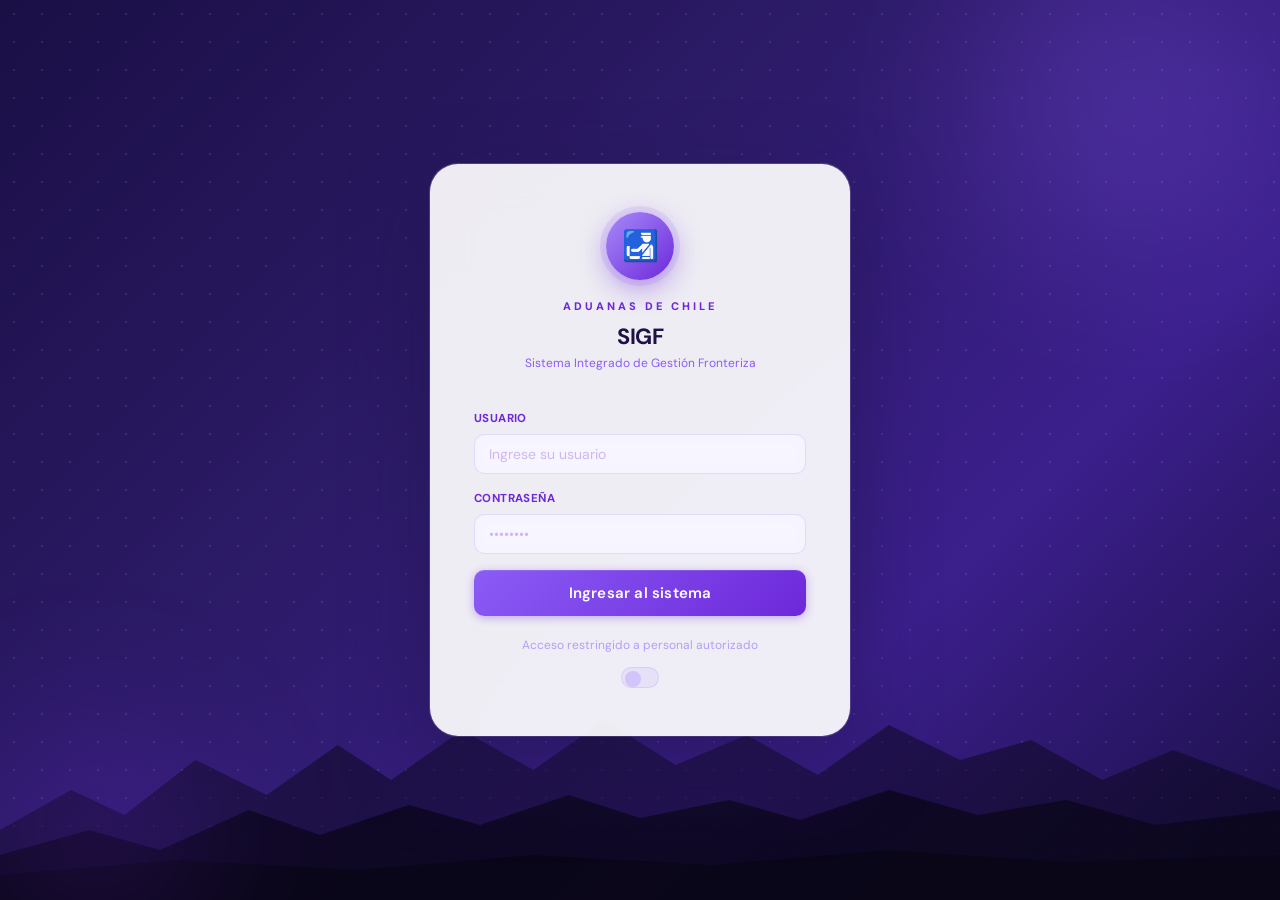
<file: index.html>
<html><head><meta charset="UTF-8"><meta name="viewport" content="width=device-width,initial-scale=1"><link rel="stylesheet" href="style.css"><script>
  (function(){var d=localStorage.getItem("sigf-dark");if(d==="true"||(d===null&&window.matchMedia("(prefers-color-scheme:dark)").matches))document.body.classList.add("dark")})()</script>
<title>SIGF – Aduanas de Chile</title></head>
<body>
<div class="login-page">
  <div class="login-dots"></div>
  <!-- Mountain silhouette banner -->
  <div class="login-banner">
    <svg viewBox="0 0 1440 200" preserveAspectRatio="none" xmlns="http://www.w3.org/2000/svg">
      <path d="M0,200 L0,130 L80,90 L140,115 L220,60 L300,95 L380,45 L440,80 L520,30 L600,70 L680,20 L760,65 L840,35 L920,75 L1000,25 L1080,60 L1160,40 L1240,80 L1320,50 L1440,90 L1440,200 Z" fill="rgba(10,6,24,0.5)"/>
      <path d="M0,200 L0,155 L100,130 L180,150 L280,110 L360,135 L460,105 L540,125 L640,95 L720,118 L820,100 L900,120 L1000,90 L1100,115 L1200,100 L1300,125 L1440,110 L1440,200 Z" fill="rgba(10,6,24,0.75)"/>
      <path d="M0,200 L0,175 L200,160 L400,170 L600,155 L800,165 L1000,150 L1200,162 L1440,155 L1440,200 Z" fill="rgba(10,6,24,0.9)"/>
    </svg>
  </div>
  <div class="login-card">
    <div class="login-brand">
      <div class="login-logo-ring"><span>🛃</span></div>
      <h1>Aduanas de Chile</h1>
      <p>SIGF</p>
      <small>Sistema Integrado de Gestión Fronteriza</small>
    </div>
    <div class="form-group"><label>Usuario</label><input type="text" placeholder="Ingrese su usuario"></div>
    <div class="form-group"><label>Contraseña</label><input type="password" placeholder="••••••••"></div>
    <a href="dashboard.html" style="text-decoration:none;display:block;margin-top:10px">
      <button style="width:100%;justify-content:center;padding:13px;font-size:15px">Ingresar al sistema</button>
    </a>
    <p style="text-align:center;font-size:12px;color:#a78bfa;margin-top:20px;opacity:0.8">Acceso restringido a personal autorizado</p>
    <div style="text-align:center;margin-top:12px"><span class="dark-toggle" style="display:inline-block;cursor:pointer" title="Modo oscuro"></span></div>
  </div>
</div>
<script src="sigf.js"></script>
</body></html>
</file>
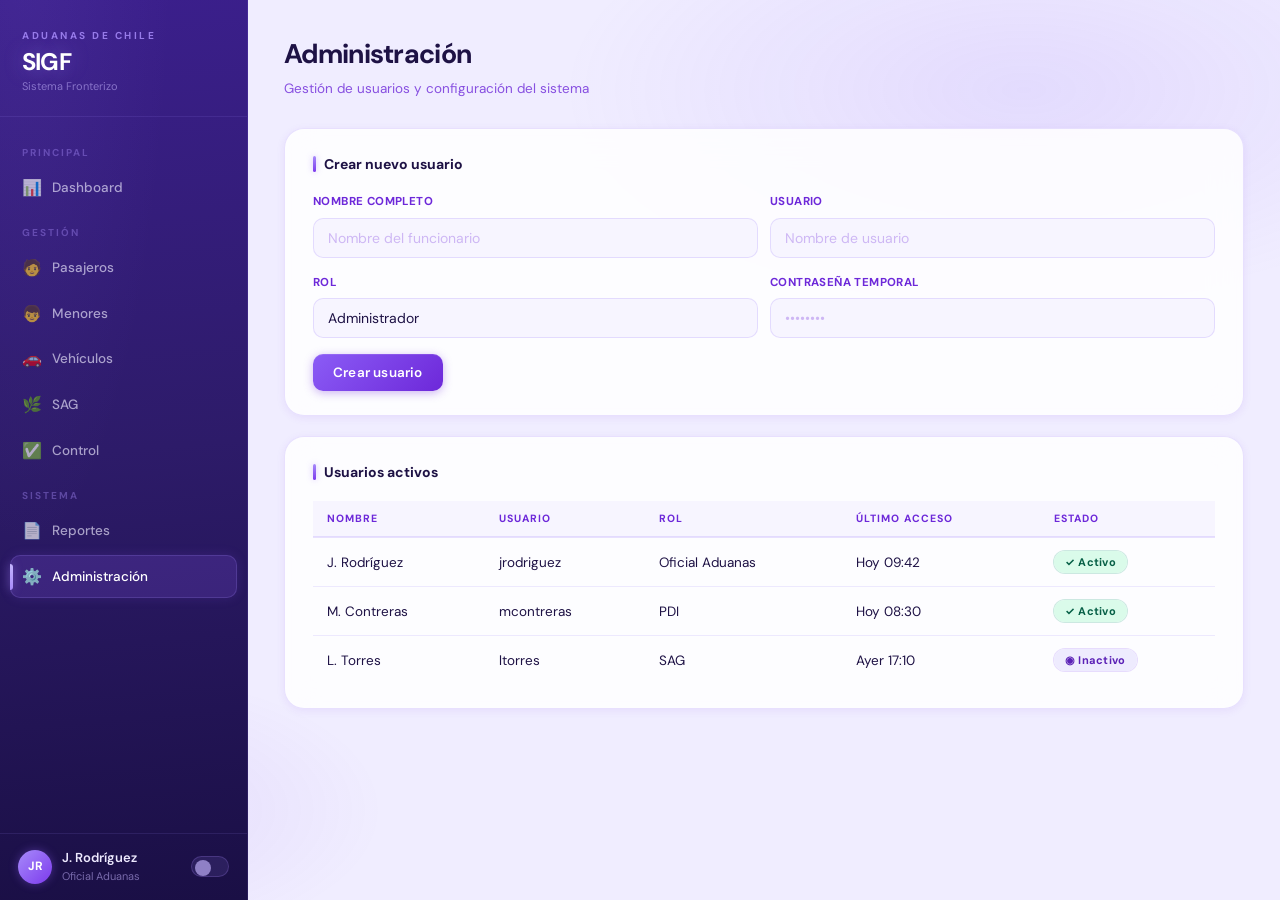
<file: admin.html>
<html><head><meta charset="UTF-8"><meta name="viewport" content="width=device-width,initial-scale=1"><link rel="stylesheet" href="style.css"><script>
  (function(){var d=localStorage.getItem("sigf-dark");if(d==="true"||(d===null&&window.matchMedia("(prefers-color-scheme:dark)").matches))document.body.classList.add("dark")})()</script>
<title>Administración – SIGF</title></head>
<body>
  <button class="hamburger" aria-label="Menú"><span></span><span></span><span></span></button>
  <div class="sidebar-overlay"></div>
  <div class="sidebar">
    <div class="sidebar-header">
      <div class="sidebar-logo">Aduanas de Chile</div>
      <div class="sidebar-title">SIGF</div>
      <div class="sidebar-subtitle">Sistema Fronterizo</div>
    </div>
    <nav class="sidebar-nav">
      <div class="sidebar-section">Principal</div>
      <a href="dashboard.html"><span class="nav-icon">📊</span> Dashboard</a>
      <div class="sidebar-section">Gestión</div>
      <a href="pasajeros.html"><span class="nav-icon">🧑</span> Pasajeros</a>
      <a href="menores.html"><span class="nav-icon">👦</span> Menores</a>
      <a href="vehiculos.html"><span class="nav-icon">🚗</span> Vehículos</a>
      <a href="sag.html"><span class="nav-icon">🌿</span> SAG</a>
      <a href="control.html"><span class="nav-icon">✅</span> Control</a>
      <div class="sidebar-section">Sistema</div>
      <a href="reportes.html"><span class="nav-icon">📄</span> Reportes</a>
      <a href="admin.html"><span class="nav-icon">⚙️</span> Administración</a>
    </nav>
    <div class="sidebar-footer">
      <div class="user-chip">
        <div class="user-avatar">JR</div>
        <div>
          <div class="user-name">J. Rodríguez</div>
          <div class="user-role">Oficial Aduanas</div>
        </div>
      </div>
      <div class="dark-toggle" title="Modo oscuro"></div>
    </div>
  </div>
<div class="main">
  <div class="page-header"><h1>Administración</h1><p>Gestión de usuarios y configuración del sistema</p></div>
  <div class="card">
    <div class="card-title">Crear nuevo usuario</div>
    <div class="form-row">
      <div class="form-group"><label>Nombre completo</label><input placeholder="Nombre del funcionario"></div>
      <div class="form-group"><label>Usuario</label><input placeholder="Nombre de usuario"></div>
    </div>
    <div class="form-row">
      <div class="form-group"><label>Rol</label><select><option>Administrador</option><option>Oficial Aduanas</option><option>PDI</option><option>SAG</option><option>Solo lectura</option></select></div>
      <div class="form-group"><label>Contraseña temporal</label><input type="password" placeholder="••••••••"></div>
    </div>
    <button>Crear usuario</button>
  </div>
  <div class="card">
    <div class="card-title">Usuarios activos</div>
    <table>
      <thead><tr><th>Nombre</th><th>Usuario</th><th>Rol</th><th>Último acceso</th><th>Estado</th></tr></thead>
      <tbody>
        <tr><td>J. Rodríguez</td><td>jrodriguez</td><td>Oficial Aduanas</td><td>Hoy 09:42</td><td><span class="badge badge-success">✓ Activo</span></td></tr>
        <tr><td>M. Contreras</td><td>mcontreras</td><td>PDI</td><td>Hoy 08:30</td><td><span class="badge badge-success">✓ Activo</span></td></tr>
        <tr><td>L. Torres</td><td>ltorres</td><td>SAG</td><td>Ayer 17:10</td><td><span class="badge badge-purple">◉ Inactivo</span></td></tr>
      </tbody>
    </table>
  </div>
</div>
<script src="sigf.js"></script>
</body></html>
</file>
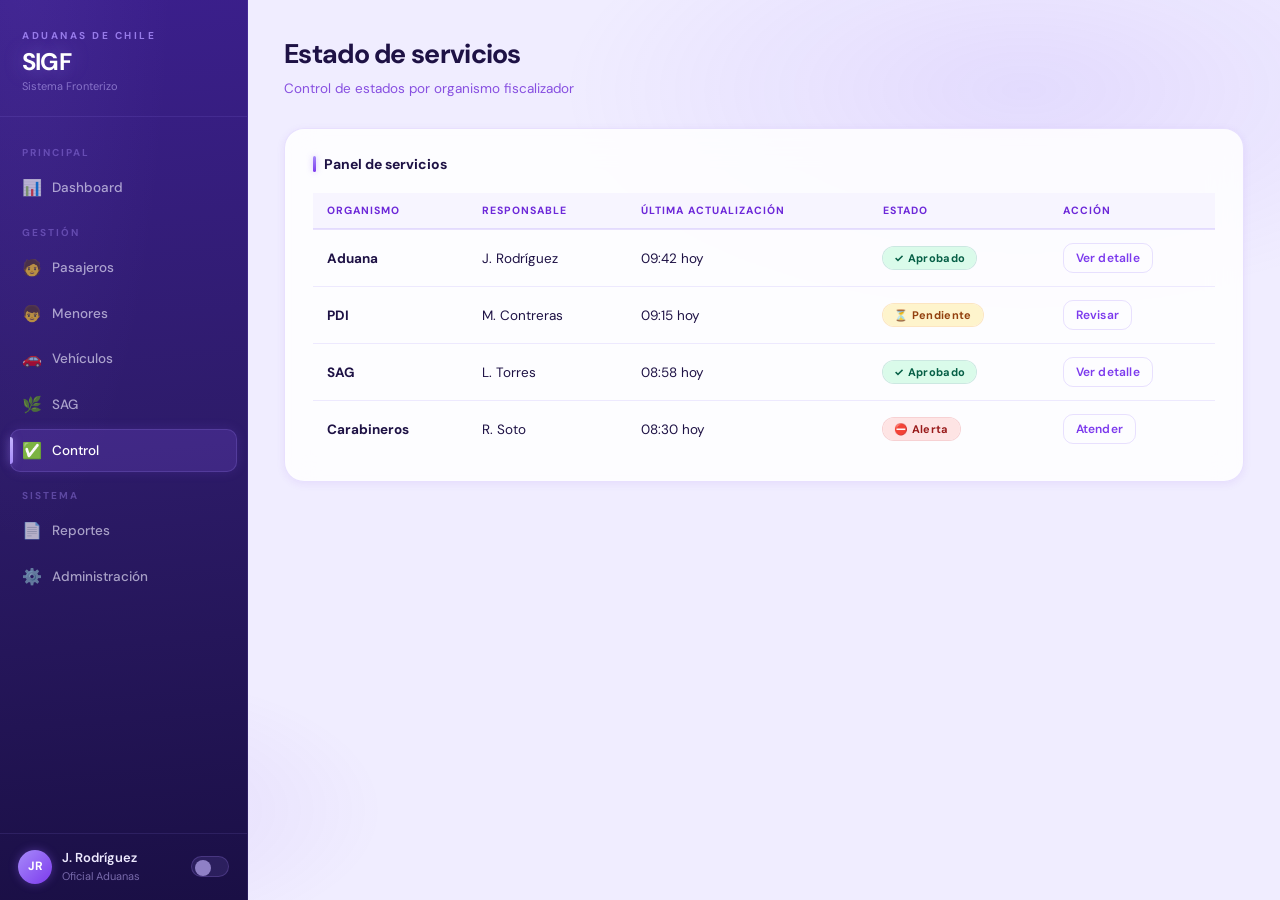
<file: control.html>
<html><head><meta charset="UTF-8"><meta name="viewport" content="width=device-width,initial-scale=1"><link rel="stylesheet" href="style.css"><script>
  (function(){var d=localStorage.getItem("sigf-dark");if(d==="true"||(d===null&&window.matchMedia("(prefers-color-scheme:dark)").matches))document.body.classList.add("dark")})()</script>
<title>Control – SIGF</title></head>
<body>
  <button class="hamburger" aria-label="Menú"><span></span><span></span><span></span></button>
  <div class="sidebar-overlay"></div>
  <div class="sidebar">
    <div class="sidebar-header">
      <div class="sidebar-logo">Aduanas de Chile</div>
      <div class="sidebar-title">SIGF</div>
      <div class="sidebar-subtitle">Sistema Fronterizo</div>
    </div>
    <nav class="sidebar-nav">
      <div class="sidebar-section">Principal</div>
      <a href="dashboard.html"><span class="nav-icon">📊</span> Dashboard</a>
      <div class="sidebar-section">Gestión</div>
      <a href="pasajeros.html"><span class="nav-icon">🧑</span> Pasajeros</a>
      <a href="menores.html"><span class="nav-icon">👦</span> Menores</a>
      <a href="vehiculos.html"><span class="nav-icon">🚗</span> Vehículos</a>
      <a href="sag.html"><span class="nav-icon">🌿</span> SAG</a>
      <a href="control.html"><span class="nav-icon">✅</span> Control</a>
      <div class="sidebar-section">Sistema</div>
      <a href="reportes.html"><span class="nav-icon">📄</span> Reportes</a>
      <a href="admin.html"><span class="nav-icon">⚙️</span> Administración</a>
    </nav>
    <div class="sidebar-footer">
      <div class="user-chip">
        <div class="user-avatar">JR</div>
        <div>
          <div class="user-name">J. Rodríguez</div>
          <div class="user-role">Oficial Aduanas</div>
        </div>
      </div>
      <div class="dark-toggle" title="Modo oscuro"></div>
    </div>
  </div>
<div class="main">
  <div class="page-header"><h1>Estado de servicios</h1><p>Control de estados por organismo fiscalizador</p></div>
  <div class="card">
    <div class="card-title">Panel de servicios</div>
    <table>
      <thead><tr><th>Organismo</th><th>Responsable</th><th>Última actualización</th><th>Estado</th><th>Acción</th></tr></thead>
      <tbody>
        <tr><td><strong>Aduana</strong></td><td>J. Rodríguez</td><td>09:42 hoy</td><td><span class="badge badge-success">✓ Aprobado</span></td><td><button class="btn-ghost" style="padding:6px 12px;font-size:12px">Ver detalle</button></td></tr>
        <tr><td><strong>PDI</strong></td><td>M. Contreras</td><td>09:15 hoy</td><td><span class="badge badge-warning">⏳ Pendiente</span></td><td><button class="btn-ghost" style="padding:6px 12px;font-size:12px">Revisar</button></td></tr>
        <tr><td><strong>SAG</strong></td><td>L. Torres</td><td>08:58 hoy</td><td><span class="badge badge-success">✓ Aprobado</span></td><td><button class="btn-ghost" style="padding:6px 12px;font-size:12px">Ver detalle</button></td></tr>
        <tr><td><strong>Carabineros</strong></td><td>R. Soto</td><td>08:30 hoy</td><td><span class="badge badge-danger">⛔ Alerta</span></td><td><button class="btn-ghost" style="padding:6px 12px;font-size:12px">Atender</button></td></tr>
      </tbody>
    </table>
  </div>
</div>
<script src="sigf.js"></script>
</body></html>
</file>
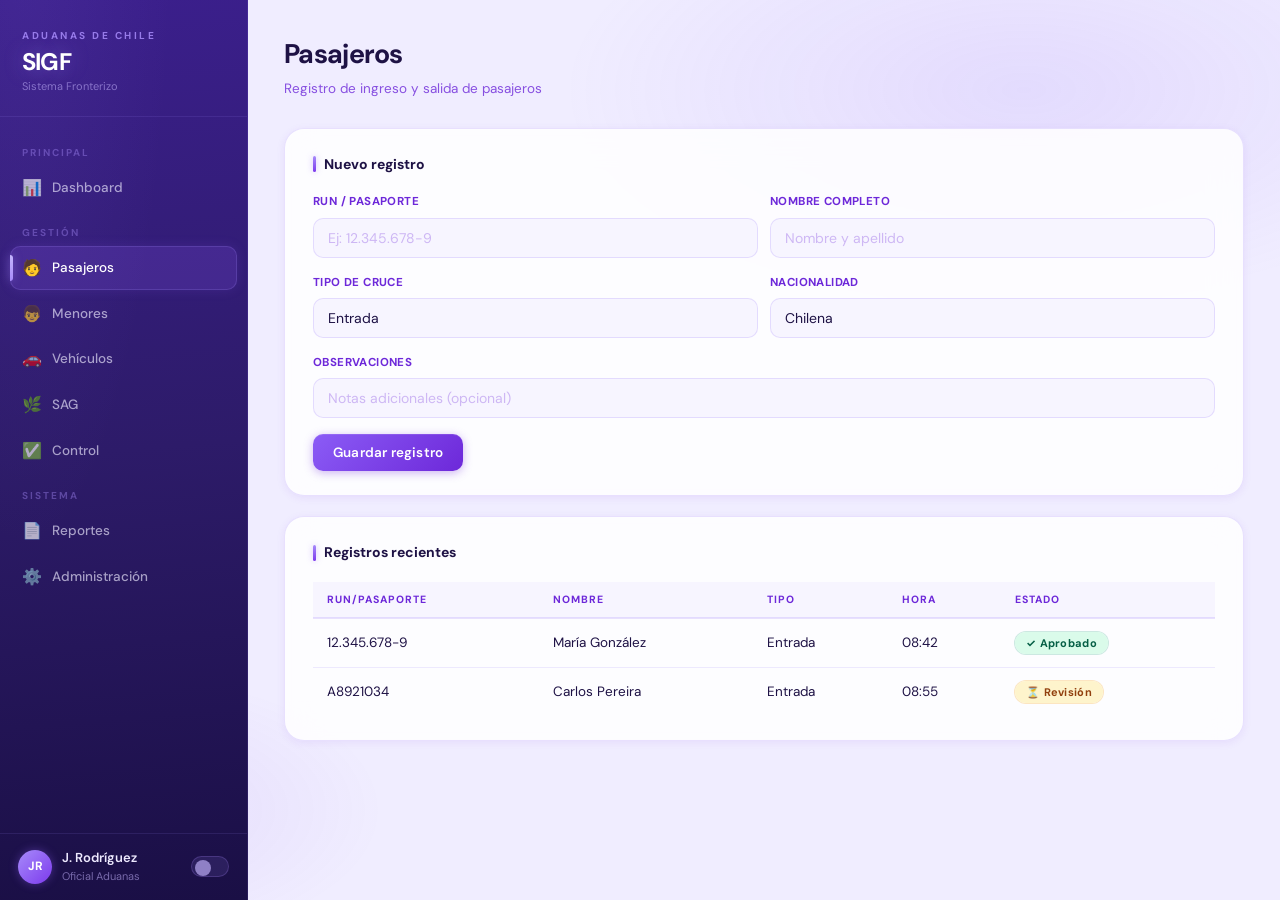
<file: pasajeros.html>
<html><head><meta charset="UTF-8"><meta name="viewport" content="width=device-width,initial-scale=1"><link rel="stylesheet" href="style.css"><script>
  (function(){var d=localStorage.getItem("sigf-dark");if(d==="true"||(d===null&&window.matchMedia("(prefers-color-scheme:dark)").matches))document.body.classList.add("dark")})()</script>
<title>Pasajeros – SIGF</title></head>
<body>
  <button class="hamburger" aria-label="Menú"><span></span><span></span><span></span></button>
  <div class="sidebar-overlay"></div>
  <div class="sidebar">
    <div class="sidebar-header">
      <div class="sidebar-logo">Aduanas de Chile</div>
      <div class="sidebar-title">SIGF</div>
      <div class="sidebar-subtitle">Sistema Fronterizo</div>
    </div>
    <nav class="sidebar-nav">
      <div class="sidebar-section">Principal</div>
      <a href="dashboard.html"><span class="nav-icon">📊</span> Dashboard</a>
      <div class="sidebar-section">Gestión</div>
      <a href="pasajeros.html"><span class="nav-icon">🧑</span> Pasajeros</a>
      <a href="menores.html"><span class="nav-icon">👦</span> Menores</a>
      <a href="vehiculos.html"><span class="nav-icon">🚗</span> Vehículos</a>
      <a href="sag.html"><span class="nav-icon">🌿</span> SAG</a>
      <a href="control.html"><span class="nav-icon">✅</span> Control</a>
      <div class="sidebar-section">Sistema</div>
      <a href="reportes.html"><span class="nav-icon">📄</span> Reportes</a>
      <a href="admin.html"><span class="nav-icon">⚙️</span> Administración</a>
    </nav>
    <div class="sidebar-footer">
      <div class="user-chip">
        <div class="user-avatar">JR</div>
        <div>
          <div class="user-name">J. Rodríguez</div>
          <div class="user-role">Oficial Aduanas</div>
        </div>
      </div>
      <div class="dark-toggle" title="Modo oscuro"></div>
    </div>
  </div>
<div class="main">
  <div class="page-header"><h1>Pasajeros</h1><p>Registro de ingreso y salida de pasajeros</p></div>
  <div class="card">
    <div class="card-title">Nuevo registro</div>
    <div class="form-row">
      <div class="form-group"><label>RUN / Pasaporte</label><input placeholder="Ej: 12.345.678-9"></div>
      <div class="form-group"><label>Nombre completo</label><input placeholder="Nombre y apellido"></div>
    </div>
    <div class="form-row">
      <div class="form-group"><label>Tipo de cruce</label><select><option>Entrada</option><option>Salida</option></select></div>
      <div class="form-group"><label>Nacionalidad</label><select><option>Chilena</option><option>Argentina</option><option>Peruana</option><option>Boliviana</option><option>Otra</option></select></div>
    </div>
    <div class="form-group"><label>Observaciones</label><input placeholder="Notas adicionales (opcional)"></div>
    <button>Guardar registro</button>
  </div>
  <div class="card">
    <div class="card-title">Registros recientes</div>
    <table>
      <thead><tr><th>RUN/Pasaporte</th><th>Nombre</th><th>Tipo</th><th>Hora</th><th>Estado</th></tr></thead>
      <tbody>
        <tr><td>12.345.678-9</td><td>María González</td><td>Entrada</td><td>08:42</td><td><span class="badge badge-success">✓ Aprobado</span></td></tr>
        <tr><td>A8921034</td><td>Carlos Pereira</td><td>Entrada</td><td>08:55</td><td><span class="badge badge-warning">⏳ Revisión</span></td></tr>
      </tbody>
    </table>
  </div>
</div>
<script src="sigf.js"></script>
</body></html>
</file>
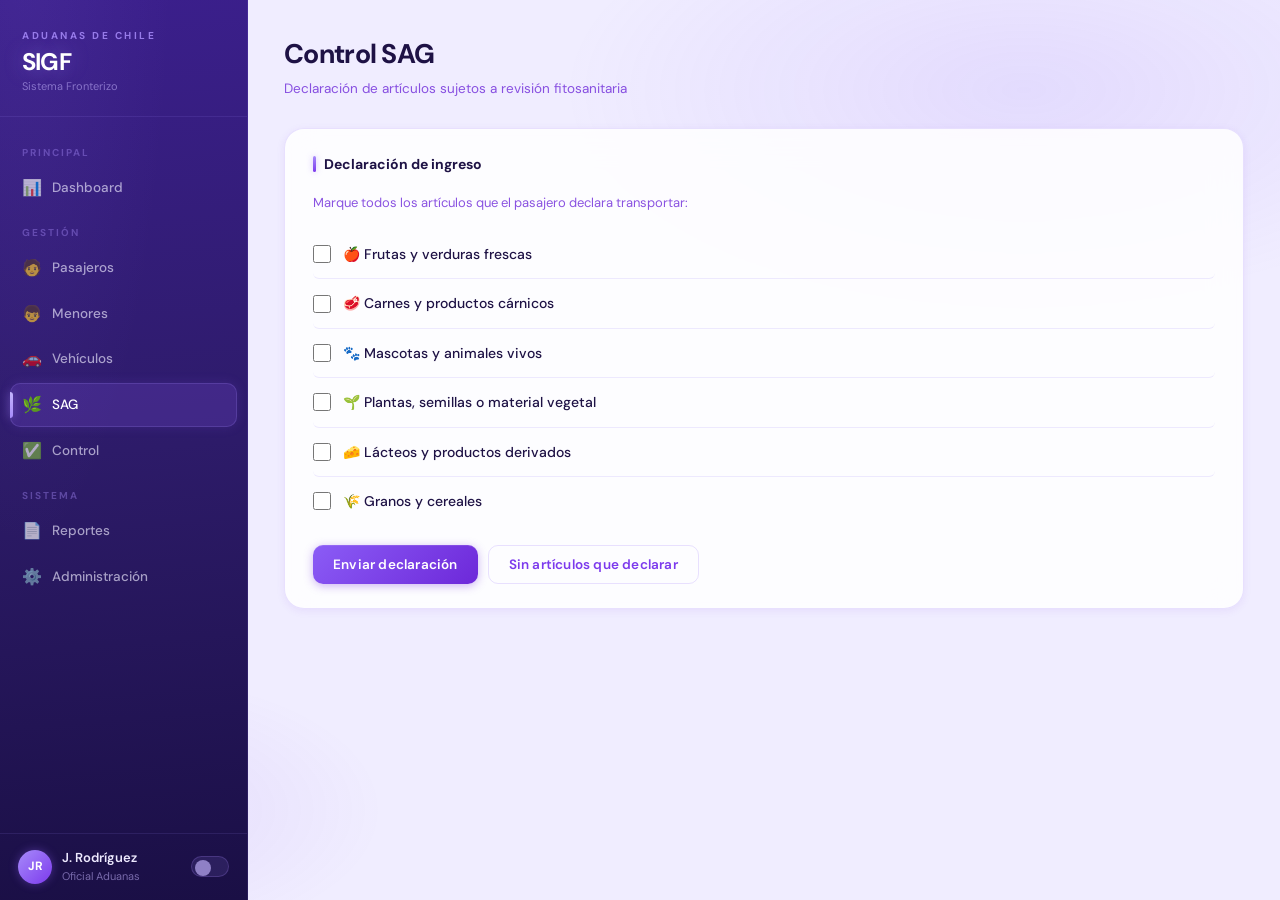
<file: sag.html>
<html><head><meta charset="UTF-8"><meta name="viewport" content="width=device-width,initial-scale=1"><link rel="stylesheet" href="style.css"><script>
  (function(){var d=localStorage.getItem("sigf-dark");if(d==="true"||(d===null&&window.matchMedia("(prefers-color-scheme:dark)").matches))document.body.classList.add("dark")})()</script>
<title>SAG – SIGF</title></head>
<body>
  <button class="hamburger" aria-label="Menú"><span></span><span></span><span></span></button>
  <div class="sidebar-overlay"></div>
  <div class="sidebar">
    <div class="sidebar-header">
      <div class="sidebar-logo">Aduanas de Chile</div>
      <div class="sidebar-title">SIGF</div>
      <div class="sidebar-subtitle">Sistema Fronterizo</div>
    </div>
    <nav class="sidebar-nav">
      <div class="sidebar-section">Principal</div>
      <a href="dashboard.html"><span class="nav-icon">📊</span> Dashboard</a>
      <div class="sidebar-section">Gestión</div>
      <a href="pasajeros.html"><span class="nav-icon">🧑</span> Pasajeros</a>
      <a href="menores.html"><span class="nav-icon">👦</span> Menores</a>
      <a href="vehiculos.html"><span class="nav-icon">🚗</span> Vehículos</a>
      <a href="sag.html"><span class="nav-icon">🌿</span> SAG</a>
      <a href="control.html"><span class="nav-icon">✅</span> Control</a>
      <div class="sidebar-section">Sistema</div>
      <a href="reportes.html"><span class="nav-icon">📄</span> Reportes</a>
      <a href="admin.html"><span class="nav-icon">⚙️</span> Administración</a>
    </nav>
    <div class="sidebar-footer">
      <div class="user-chip">
        <div class="user-avatar">JR</div>
        <div>
          <div class="user-name">J. Rodríguez</div>
          <div class="user-role">Oficial Aduanas</div>
        </div>
      </div>
      <div class="dark-toggle" title="Modo oscuro"></div>
    </div>
  </div>
<div class="main">
  <div class="page-header"><h1>Control SAG</h1><p>Declaración de artículos sujetos a revisión fitosanitaria</p></div>
  <div class="card">
    <div class="card-title">Declaración de ingreso</div>
    <p style="font-size:13px;color:var(--text-secondary);margin-bottom:16px;opacity:0.8">Marque todos los artículos que el pasajero declara transportar:</p>
    <label class="check-item"><input type="checkbox"><span>🍎 Frutas y verduras frescas</span></label>
    <label class="check-item"><input type="checkbox"><span>🥩 Carnes y productos cárnicos</span></label>
    <label class="check-item"><input type="checkbox"><span>🐾 Mascotas y animales vivos</span></label>
    <label class="check-item"><input type="checkbox"><span>🌱 Plantas, semillas o material vegetal</span></label>
    <label class="check-item"><input type="checkbox"><span>🧀 Lácteos y productos derivados</span></label>
    <label class="check-item"><input type="checkbox"><span>🌾 Granos y cereales</span></label>
    <div style="margin-top:20px;display:flex;gap:10px;flex-wrap:wrap">
      <button>Enviar declaración</button>
      <button class="btn-ghost">Sin artículos que declarar</button>
    </div>
  </div>
</div>
<script src="sigf.js"></script>
</body></html>
</file>
<file: style.css>
@import url('https://fonts.googleapis.com/css2?family=Inter:wght@300;400;500;600;700&family=DM+Sans:wght@400;500;600;700&display=swap');

*, *::before, *::after { box-sizing: border-box; margin: 0; padding: 0; }

/* ── LIGHT MODE ── */
:root {
  --purple-50: #f5f3ff;
  --purple-100: #ede9fe;
  --purple-200: #ddd6fe;
  --purple-400: #a78bfa;
  --purple-500: #8b5cf6;
  --purple-600: #7c3aed;
  --purple-700: #6d28d9;
  --purple-800: #5b21b6;
  --purple-900: #4c1d95;
  --sidebar-bg: linear-gradient(175deg, #3b1f8c 0%, #2d1b69 50%, #1a0f45 100%);
  --accent: #a78bfa;
  --accent-glow: rgba(139,92,246,0.35);
  --body-bg: #f0edff;
  --card-bg: rgba(255,255,255,0.85);
  --card-glass: rgba(255,255,255,0.6);
  --text-primary: #1e1245;
  --text-secondary: #6d28d9;
  --border: rgba(167,139,250,0.25);
  --input-bg: rgba(245,243,255,0.8);
  --input-text: #1e1245;
  --th-bg: rgba(245,243,255,0.8);
  --tr-hover: rgba(237,233,254,0.6);
  --td-border: rgba(221,214,254,0.5);
  --label-color: #6d28d9;
  --success: #059669;
  --radius-sm: 10px;
  --radius-md: 14px;
  --radius-lg: 20px;
  --shadow-sm: 0 2px 8px rgba(109,40,217,0.08);
  --shadow-md: 0 8px 32px rgba(109,40,217,0.16);
  --shadow-glow: 0 0 24px rgba(139,92,246,0.25);
  --transition: 0.22s ease;
}

/* ── DARK MODE ── */
body.dark {
  --body-bg: #0a0618;
  --card-bg: rgba(26,17,51,0.8);
  --card-glass: rgba(20,12,40,0.7);
  --text-primary: #ede9fe;
  --text-secondary: #c4b5fd;
  --border: rgba(109,40,217,0.3);
  --input-bg: rgba(19,13,43,0.9);
  --input-text: #ede9fe;
  --th-bg: rgba(26,17,51,0.9);
  --tr-hover: rgba(30,21,64,0.8);
  --td-border: rgba(30,21,64,0.8);
  --label-color: #c4b5fd;
  --shadow-sm: 0 2px 8px rgba(0,0,0,0.5);
  --shadow-md: 0 8px 32px rgba(0,0,0,0.6);
  --shadow-glow: 0 0 32px rgba(139,92,246,0.2);
}

/* ── BASE ── */
body {
  font-family: 'DM Sans', 'Inter', sans-serif;
  background: var(--body-bg);
  color: var(--text-primary);
  font-size: 14px;
  line-height: 1.6;
  min-height: 100vh;
  transition: background var(--transition), color var(--transition);
}

/* Background mesh */
body::before {
  content: '';
  position: fixed;
  inset: 0;
  z-index: 0;
  pointer-events: none;
  background:
    radial-gradient(ellipse 60% 40% at 80% 10%, rgba(139,92,246,0.12) 0%, transparent 60%),
    radial-gradient(ellipse 40% 30% at 10% 90%, rgba(109,40,217,0.08) 0%, transparent 50%);
}

body > * { position: relative; z-index: 1; }

/* ── PAGE TRANSITIONS ── */
.page-enter {
  animation: fadeSlideIn 0.35s cubic-bezier(0.22,1,0.36,1) forwards;
}

@keyframes fadeSlideIn {
  from { opacity: 0; transform: translateY(18px); }
  to   { opacity: 1; transform: translateY(0); }
}

.card { animation: fadeSlideIn 0.35s cubic-bezier(0.22,1,0.36,1) both; }
.card:nth-child(2) { animation-delay: 0.06s; }
.card:nth-child(3) { animation-delay: 0.12s; }
.stat { animation: fadeSlideIn 0.35s cubic-bezier(0.22,1,0.36,1) both; }
.stat:nth-child(1) { animation-delay: 0.02s; }
.stat:nth-child(2) { animation-delay: 0.08s; }
.stat:nth-child(3) { animation-delay: 0.14s; }
.stat:nth-child(4) { animation-delay: 0.20s; }

/* ── SIDEBAR ── */
.sidebar {
  position: fixed;
  left: 0; top: 0;
  width: 248px; height: 100vh;
  background: var(--sidebar-bg);
  display: flex;
  flex-direction: column;
  z-index: 200;
  overflow: hidden;
  transition: transform 0.3s cubic-bezier(0.4,0,0.2,1);
  border-right: 1px solid rgba(167,139,250,0.1);
}

/* Sidebar shimmer overlay */
.sidebar::before {
  content: '';
  position: absolute;
  top: -50%; left: -50%;
  width: 200%; height: 200%;
  background: radial-gradient(ellipse 50% 60% at 30% 20%, rgba(167,139,250,0.08) 0%, transparent 60%);
  pointer-events: none;
}

.sidebar-header {
  padding: 28px 22px 20px;
  border-bottom: 1px solid rgba(167,139,250,0.12);
  position: relative;
}

.sidebar-logo {
  font-size: 10px;
  font-weight: 700;
  letter-spacing: 2.5px;
  text-transform: uppercase;
  color: var(--accent);
  margin-bottom: 6px;
  opacity: 0.85;
}

.sidebar-title {
  font-size: 24px;
  font-weight: 700;
  color: #ffffff;
  letter-spacing: -0.8px;
  line-height: 1;
  text-shadow: 0 0 20px rgba(167,139,250,0.4);
}

.sidebar-subtitle {
  font-size: 11px;
  color: rgba(196,181,253,0.55);
  margin-top: 4px;
}

.sidebar-nav {
  flex: 1;
  padding: 14px 10px;
  overflow-y: auto;
}

.sidebar-section {
  font-size: 10px;
  font-weight: 700;
  letter-spacing: 2px;
  text-transform: uppercase;
  color: rgba(167,139,250,0.4);
  padding: 14px 12px 5px;
}

.sidebar a {
  display: flex;
  align-items: center;
  gap: 10px;
  color: rgba(237,233,254,0.65);
  text-decoration: none;
  padding: 9px 12px;
  border-radius: var(--radius-sm);
  font-size: 13.5px;
  font-weight: 500;
  transition: all 0.18s ease;
  margin-bottom: 2px;
  position: relative;
}

.sidebar a:hover {
  background: rgba(167,139,250,0.12);
  color: #ffffff;
  transform: translateX(4px);
}

.sidebar a.active {
  background: rgba(139,92,246,0.2);
  color: #ffffff;
  box-shadow: inset 0 0 0 1px rgba(167,139,250,0.2), 0 0 12px rgba(139,92,246,0.15);
}

/* Active pill indicator */
.sidebar a.active::before {
  content: '';
  position: absolute;
  left: 0; top: 50%;
  transform: translateY(-50%);
  width: 3px; height: 60%;
  background: linear-gradient(180deg, #c4b5fd, #a78bfa);
  border-radius: 0 3px 3px 0;
  box-shadow: 0 0 8px rgba(167,139,250,0.6);
}

.sidebar a .nav-icon { font-size: 16px; width: 20px; text-align: center; }

.sidebar-footer {
  padding: 14px 18px;
  border-top: 1px solid rgba(167,139,250,0.12);
  display: flex;
  align-items: center;
  justify-content: space-between;
  gap: 8px;
}

.user-chip { display: flex; align-items: center; gap: 10px; }

.user-avatar {
  width: 34px; height: 34px;
  border-radius: 50%;
  background: linear-gradient(135deg, #a78bfa, #7c3aed);
  display: flex; align-items: center; justify-content: center;
  font-size: 12px; font-weight: 700; color: white;
  flex-shrink: 0;
  box-shadow: 0 0 10px rgba(139,92,246,0.4);
}

.user-name { font-size: 13px; color: #ede9fe; font-weight: 600; }
.user-role { font-size: 11px; color: rgba(196,181,253,0.55); }

/* ── DARK MODE TOGGLE ── */
.dark-toggle {
  background: rgba(167,139,250,0.12);
  border: 1px solid rgba(167,139,250,0.22);
  border-radius: 99px;
  width: 38px; height: 21px;
  position: relative;
  cursor: pointer;
  flex-shrink: 0;
  transition: background 0.2s, box-shadow 0.2s;
}

.dark-toggle:hover { box-shadow: 0 0 8px rgba(139,92,246,0.3); }

.dark-toggle::after {
  content: '';
  position: absolute;
  top: 2.5px; left: 2.5px;
  width: 16px; height: 16px;
  border-radius: 50%;
  background: rgba(196,181,253,0.65);
  transition: transform 0.24s cubic-bezier(0.4,0,0.2,1), background 0.2s;
}

body.dark .dark-toggle { background: rgba(139,92,246,0.35); }
body.dark .dark-toggle::after { transform: translateX(17px); background: #ffffff; }

/* ── HAMBURGER ── */
.hamburger {
  display: none;
  position: fixed;
  top: 14px; left: 14px;
  z-index: 300;
  background: var(--purple-700);
  border: none;
  border-radius: var(--radius-sm);
  width: 40px; height: 40px;
  cursor: pointer;
  flex-direction: column;
  align-items: center;
  justify-content: center;
  gap: 5px;
  transition: background 0.18s, box-shadow 0.18s;
  box-shadow: 0 2px 12px rgba(109,40,217,0.4);
}

.hamburger span {
  display: block;
  width: 20px; height: 2px;
  background: white;
  border-radius: 2px;
  transition: transform 0.25s, opacity 0.25s;
}

.hamburger.open span:nth-child(1) { transform: translateY(7px) rotate(45deg); }
.hamburger.open span:nth-child(2) { opacity: 0; }
.hamburger.open span:nth-child(3) { transform: translateY(-7px) rotate(-45deg); }

.sidebar-overlay {
  display: none;
  position: fixed;
  inset: 0;
  background: rgba(0,0,0,0.55);
  z-index: 190;
  backdrop-filter: blur(4px);
  animation: fadeIn 0.2s ease;
}

@keyframes fadeIn { from { opacity: 0; } to { opacity: 1; } }

/* ── MAIN ── */
.main {
  margin-left: 248px;
  padding: 32px 36px;
  min-height: 100vh;
  transition: margin-left 0.3s ease;
}

.page-header { margin-bottom: 28px; animation: fadeSlideIn 0.35s cubic-bezier(0.22,1,0.36,1); }

.page-header h1 {
  font-size: 27px;
  font-weight: 700;
  color: var(--text-primary);
  letter-spacing: -0.7px;
}

.page-header p {
  color: var(--text-secondary);
  font-size: 13.5px;
  margin-top: 3px;
  opacity: 0.8;
}

/* ── CARDS (glassmorphism) ── */
.card {
  background: var(--card-bg);
  backdrop-filter: blur(16px);
  -webkit-backdrop-filter: blur(16px);
  border-radius: var(--radius-lg);
  border: 1px solid var(--border);
  padding: 24px 28px;
  margin-bottom: 20px;
  box-shadow: var(--shadow-sm);
  transition: background var(--transition), border-color var(--transition), box-shadow 0.22s, transform 0.22s;
}

.card:hover {
  box-shadow: var(--shadow-md);
  transform: translateY(-1px);
  border-color: rgba(167,139,250,0.4);
}

.card-title {
  font-size: 14px;
  font-weight: 700;
  color: var(--text-primary);
  margin-bottom: 18px;
  display: flex;
  align-items: center;
  gap: 8px;
}

.card-title::before {
  content: '';
  width: 3px; height: 16px;
  background: linear-gradient(180deg, var(--purple-400), var(--purple-600));
  border-radius: 2px;
  display: inline-block;
  box-shadow: 0 0 6px rgba(139,92,246,0.4);
}

/* ── STATS (glassmorphism) ── */
.stats {
  display: grid;
  grid-template-columns: repeat(auto-fit, minmax(160px, 1fr));
  gap: 16px;
  margin-bottom: 24px;
}

.stat {
  background: var(--card-glass);
  backdrop-filter: blur(20px);
  -webkit-backdrop-filter: blur(20px);
  border: 1px solid var(--border);
  border-radius: var(--radius-md);
  padding: 22px 20px;
  box-shadow: var(--shadow-sm);
  position: relative;
  overflow: hidden;
  transition: all 0.22s ease;
  cursor: default;
}

.stat:hover {
  transform: translateY(-5px) scale(1.01);
  box-shadow: var(--shadow-md), var(--shadow-glow);
  border-color: rgba(167,139,250,0.45);
}

/* Top accent bar */
.stat::before {
  content: '';
  position: absolute;
  top: 0; left: 0; right: 0;
  height: 3px;
  background: linear-gradient(90deg, var(--purple-500), var(--purple-300));
}

/* Inner glow */
.stat::after {
  content: '';
  position: absolute;
  top: 0; left: 0; right: 0; bottom: 0;
  background: radial-gradient(ellipse 80% 50% at 50% -10%, rgba(167,139,250,0.12), transparent 70%);
  pointer-events: none;
}

.stat-icon { font-size: 24px; margin-bottom: 12px; }
.stat-label {
  font-size: 10.5px; font-weight: 700;
  letter-spacing: 1px; text-transform: uppercase;
  color: var(--text-secondary); margin-bottom: 4px;
  opacity: 0.8;
}
.stat-value {
  font-size: 30px; font-weight: 700;
  color: var(--text-primary); letter-spacing: -1.5px;
  line-height: 1;
}
.stat-sub { font-size: 11px; color: var(--success); font-weight: 600; margin-top: 6px; }

/* ── CHART ── */
.chart-wrap {
  margin-bottom: 20px;
}

.chart-header {
  display: flex;
  align-items: center;
  justify-content: space-between;
  margin-bottom: 16px;
}

.chart-title {
  font-size: 14px; font-weight: 700;
  color: var(--text-primary);
  display: flex; align-items: center; gap: 8px;
}

.chart-title::before {
  content: '';
  width: 3px; height: 16px;
  background: linear-gradient(180deg, var(--purple-400), var(--purple-600));
  border-radius: 2px;
  box-shadow: 0 0 6px rgba(139,92,246,0.4);
}

.chart-legend {
  display: flex; gap: 14px; font-size: 11.5px;
}

.legend-dot {
  display: inline-flex; align-items: center; gap: 5px; color: var(--text-secondary); font-weight: 500;
}

.legend-dot::before {
  content: '';
  width: 8px; height: 8px;
  border-radius: 50%;
  background: var(--dot-color, var(--purple-500));
}

canvas#trafficChart {
  width: 100% !important;
  border-radius: var(--radius-sm);
}

/* ── FORMS ── */
.form-group { margin-bottom: 16px; }

.form-group label {
  display: block;
  font-size: 11.5px; font-weight: 700;
  color: var(--label-color);
  margin-bottom: 6px; letter-spacing: 0.4px;
  text-transform: uppercase;
}

input[type="text"], input[type="password"], input[type="date"],
input:not([type]), select, textarea {
  width: 100%;
  padding: 10px 14px;
  background: var(--input-bg);
  backdrop-filter: blur(8px);
  border: 1.5px solid var(--border);
  border-radius: var(--radius-sm);
  font-family: inherit;
  font-size: 14px;
  color: var(--input-text);
  outline: none;
  transition: border-color 0.18s, box-shadow 0.18s, background var(--transition);
  appearance: none;
}

input:not([type="checkbox"]):focus, select:focus {
  border-color: var(--purple-500);
  box-shadow: 0 0 0 3px rgba(139,92,246,0.18), 0 0 12px rgba(139,92,246,0.08);
}

input::placeholder { color: rgba(109,40,217,0.3); }
body.dark input::placeholder { color: rgba(196,181,253,0.25); }
body.dark select option { background: #1a1133; color: #ede9fe; }

.form-row { display: grid; grid-template-columns: 1fr 1fr; gap: 12px; }

/* ── BUTTONS ── */
button, .btn {
  display: inline-flex;
  align-items: center;
  gap: 7px;
  padding: 10px 20px;
  border-radius: var(--radius-sm);
  font-family: inherit;
  font-size: 13.5px;
  font-weight: 600;
  cursor: pointer;
  border: none;
  transition: all 0.18s ease;
  letter-spacing: 0.2px;
}

button:not(.btn-secondary):not(.btn-ghost):not(.dark-toggle):not(.hamburger) {
  background: linear-gradient(135deg, var(--purple-500), var(--purple-700));
  color: white;
  box-shadow: 0 2px 10px rgba(109,40,217,0.35), inset 0 1px 0 rgba(255,255,255,0.1);
}

button:not(.btn-secondary):not(.btn-ghost):not(.dark-toggle):not(.hamburger):hover {
  background: linear-gradient(135deg, var(--purple-400), var(--purple-600));
  box-shadow: 0 4px 18px rgba(109,40,217,0.5), 0 0 24px rgba(139,92,246,0.2);
  transform: translateY(-2px);
}

button:not(.btn-secondary):not(.btn-ghost):not(.dark-toggle):not(.hamburger):active {
  transform: translateY(0);
}

.btn-secondary {
  background: rgba(237,233,254,0.7);
  color: var(--purple-700);
  border: 1.5px solid rgba(167,139,250,0.3);
  backdrop-filter: blur(8px);
}
body.dark .btn-secondary { background: rgba(45,31,94,0.7); color: #c4b5fd; border-color: rgba(109,40,217,0.4); }
.btn-secondary:hover { background: rgba(221,214,254,0.9); }

.btn-ghost {
  background: transparent;
  color: var(--purple-600);
  border: 1.5px solid var(--border);
}
body.dark .btn-ghost { color: #c4b5fd; }
.btn-ghost:hover { background: rgba(139,92,246,0.08); border-color: rgba(139,92,246,0.4); }

/* ── TABLE ── */
table { width: 100%; border-collapse: collapse; font-size: 13.5px; }

th {
  background: var(--th-bg);
  color: var(--text-secondary);
  font-weight: 700;
  font-size: 10.5px;
  letter-spacing: 1px;
  text-transform: uppercase;
  padding: 11px 14px;
  text-align: left;
  border-bottom: 2px solid var(--border);
  transition: background var(--transition);
}

td {
  padding: 13px 14px;
  border-bottom: 1px solid var(--td-border);
  color: var(--text-primary);
  vertical-align: middle;
  transition: background 0.15s;
}

tr:last-child td { border-bottom: none; }
tr:hover td { background: var(--tr-hover); }

/* ── BADGES ── */
.badge {
  display: inline-flex;
  align-items: center;
  gap: 5px;
  padding: 4px 11px;
  border-radius: 99px;
  font-size: 11px;
  font-weight: 700;
  letter-spacing: 0.3px;
}

.badge-success {
  background: rgba(209,250,229,0.8);
  color: #065f46;
  box-shadow: 0 0 0 1px rgba(5,150,105,0.2);
}
.badge-warning {
  background: rgba(254,243,199,0.9);
  color: #92400e;
  box-shadow: 0 0 0 1px rgba(245,158,11,0.25);
}
.badge-danger {
  background: rgba(254,226,226,0.9);
  color: #991b1b;
  box-shadow: 0 0 0 1px rgba(220,38,38,0.2);
  animation: pulseRed 2.2s ease-in-out infinite;
}
.badge-purple {
  background: rgba(237,233,254,0.9);
  color: var(--purple-800);
  box-shadow: 0 0 0 1px rgba(139,92,246,0.2);
}

@keyframes pulseRed {
  0%, 100% { box-shadow: 0 0 0 1px rgba(220,38,38,0.2); }
  50%       { box-shadow: 0 0 0 2px rgba(220,38,38,0.4), 0 0 8px rgba(220,38,38,0.15); }
}

body.dark .badge-success { background: rgba(6,78,59,0.7); color: #6ee7b7; box-shadow: 0 0 0 1px rgba(5,150,105,0.3); }
body.dark .badge-warning { background: rgba(120,53,15,0.7); color: #fcd34d; box-shadow: 0 0 0 1px rgba(245,158,11,0.3); }
body.dark .badge-danger  { background: rgba(127,29,29,0.7); color: #fca5a5; box-shadow: 0 0 0 1px rgba(220,38,38,0.3); }
body.dark .badge-purple  { background: rgba(45,31,94,0.8); color: #c4b5fd; }

/* ── ALERT ── */
.alert {
  display: flex;
  align-items: flex-start;
  gap: 12px;
  padding: 14px 18px;
  border-radius: var(--radius-md);
  margin-bottom: 20px;
  font-size: 13.5px;
  backdrop-filter: blur(8px);
}

.alert-warning {
  background: rgba(255,251,235,0.85);
  border: 1px solid rgba(253,230,138,0.8);
  color: #92400e;
  box-shadow: 0 0 0 1px rgba(245,158,11,0.12);
}
body.dark .alert-warning { background: rgba(45,26,0,0.8); border-color: rgba(120,53,15,0.7); color: #fcd34d; }
.alert-icon { font-size: 18px; flex-shrink: 0; margin-top: 1px; }

/* ── CHECKBOXES ── */
.check-item {
  display: flex;
  align-items: center;
  gap: 12px;
  padding: 13px 0;
  border-bottom: 1px solid var(--td-border);
  cursor: pointer;
  transition: background 0.15s, padding-left 0.15s;
  border-radius: 6px;
}
.check-item:hover { padding-left: 6px; }
.check-item:last-of-type { border-bottom: none; }
.check-item input[type="checkbox"] { width: 18px; height: 18px; accent-color: var(--purple-600); flex-shrink: 0; }
.check-item span { font-size: 14px; color: var(--text-primary); font-weight: 500; }

/* ── LOGIN ── */
.login-page {
  min-height: 100vh;
  display: flex;
  align-items: center;
  justify-content: center;
  padding: 24px;
  position: relative;
  overflow: hidden;
  background: linear-gradient(135deg, #1a0f45 0%, #2d1b69 40%, #3b1f8c 70%, #1a0f45 100%);
}

/* Animated background orbs */
.login-page::before,
.login-page::after {
  content: '';
  position: absolute;
  border-radius: 50%;
  pointer-events: none;
  filter: blur(60px);
  opacity: 0.5;
}

.login-page::before {
  width: 500px; height: 500px;
  background: radial-gradient(circle, rgba(139,92,246,0.6) 0%, transparent 70%);
  top: -150px; right: -100px;
  animation: floatOrb 8s ease-in-out infinite;
}

.login-page::after {
  width: 350px; height: 350px;
  background: radial-gradient(circle, rgba(109,40,217,0.5) 0%, transparent 70%);
  bottom: -100px; left: -80px;
  animation: floatOrb 10s ease-in-out infinite reverse;
}

/* Mountain silhouette band */
.login-banner {
  position: absolute;
  bottom: 0; left: 0; right: 0;
  height: 200px;
  pointer-events: none;
  overflow: hidden;
}

.login-banner svg { width: 100%; height: 100%; }

@keyframes floatOrb {
  0%, 100% { transform: translate(0, 0) scale(1); }
  33%       { transform: translate(30px, -40px) scale(1.08); }
  66%       { transform: translate(-20px, 20px) scale(0.95); }
}

/* Grid dots overlay */
.login-page .login-dots {
  position: absolute;
  inset: 0;
  background-image: radial-gradient(rgba(167,139,250,0.18) 1px, transparent 1px);
  background-size: 28px 28px;
  pointer-events: none;
}

.login-card {
  background: rgba(255,255,255,0.92);
  backdrop-filter: blur(24px);
  -webkit-backdrop-filter: blur(24px);
  border-radius: 28px;
  padding: 48px 44px;
  width: 100%;
  max-width: 420px;
  box-shadow: 0 32px 80px rgba(29,18,69,0.5), 0 0 0 1px rgba(255,255,255,0.2);
  animation: loginIn 0.5s cubic-bezier(0.34,1.56,0.64,1) forwards;
  position: relative;
  z-index: 2;
}

@keyframes loginIn {
  from { opacity: 0; transform: scale(0.9) translateY(24px); }
  to   { opacity: 1; transform: scale(1) translateY(0); }
}

body.dark .login-card {
  background: rgba(20,12,40,0.95);
  box-shadow: 0 32px 80px rgba(0,0,0,0.7), 0 0 0 1px rgba(139,92,246,0.2);
}
body.dark .login-card .login-brand h1 { color: var(--accent); }
body.dark .login-card .login-brand p  { color: #ede9fe; }

.login-brand { text-align: center; margin-bottom: 36px; }

.login-logo-ring {
  width: 68px; height: 68px;
  border-radius: 50%;
  background: linear-gradient(135deg, #a78bfa, #6d28d9);
  display: flex; align-items: center; justify-content: center;
  margin: 0 auto 18px;
  box-shadow: 0 8px 28px rgba(109,40,217,0.45), 0 0 0 6px rgba(139,92,246,0.12);
  animation: pulse 3s ease-in-out infinite;
}

@keyframes pulse {
  0%, 100% { box-shadow: 0 8px 28px rgba(109,40,217,0.45), 0 0 0 6px rgba(139,92,246,0.12); }
  50%       { box-shadow: 0 8px 40px rgba(109,40,217,0.65), 0 0 0 10px rgba(139,92,246,0.08); }
}

.login-logo-ring span { font-size: 30px; }
.login-brand h1 { font-size: 11px; font-weight: 800; letter-spacing: 3px; text-transform: uppercase; color: var(--purple-700); margin-bottom: 4px; }
.login-brand p { font-size: 22px; font-weight: 700; color: var(--text-primary); letter-spacing: -0.5px; }
.login-brand small { font-size: 12px; color: var(--purple-500); }

/* ── SCROLLBAR ── */
::-webkit-scrollbar { width: 5px; }
::-webkit-scrollbar-track { background: transparent; }
::-webkit-scrollbar-thumb { background: rgba(167,139,250,0.3); border-radius: 99px; }
::-webkit-scrollbar-thumb:hover { background: rgba(139,92,246,0.5); }

/* ── RESPONSIVE ── */
@media (max-width: 768px) {
  .hamburger { display: flex; }
  .sidebar { transform: translateX(-100%); width: 260px; }
  .sidebar.open { transform: translateX(0); box-shadow: 6px 0 40px rgba(0,0,0,0.5); }
  .sidebar-overlay.show { display: block; }
  .main { margin-left: 0; padding: 20px 16px; padding-top: 68px; }
  .page-header h1 { font-size: 22px; }
  .form-row { grid-template-columns: 1fr; }
  .stats { grid-template-columns: 1fr 1fr; }
  .card { padding: 18px 16px; }
  table { font-size: 12px; }
  th, td { padding: 9px 10px; }
  .login-card { padding: 32px 24px; }
  button:not(.hamburger) { font-size: 13px; padding: 9px 16px; }
}

@media (max-width: 480px) {
  .stats { grid-template-columns: 1fr; }
}
</file>
